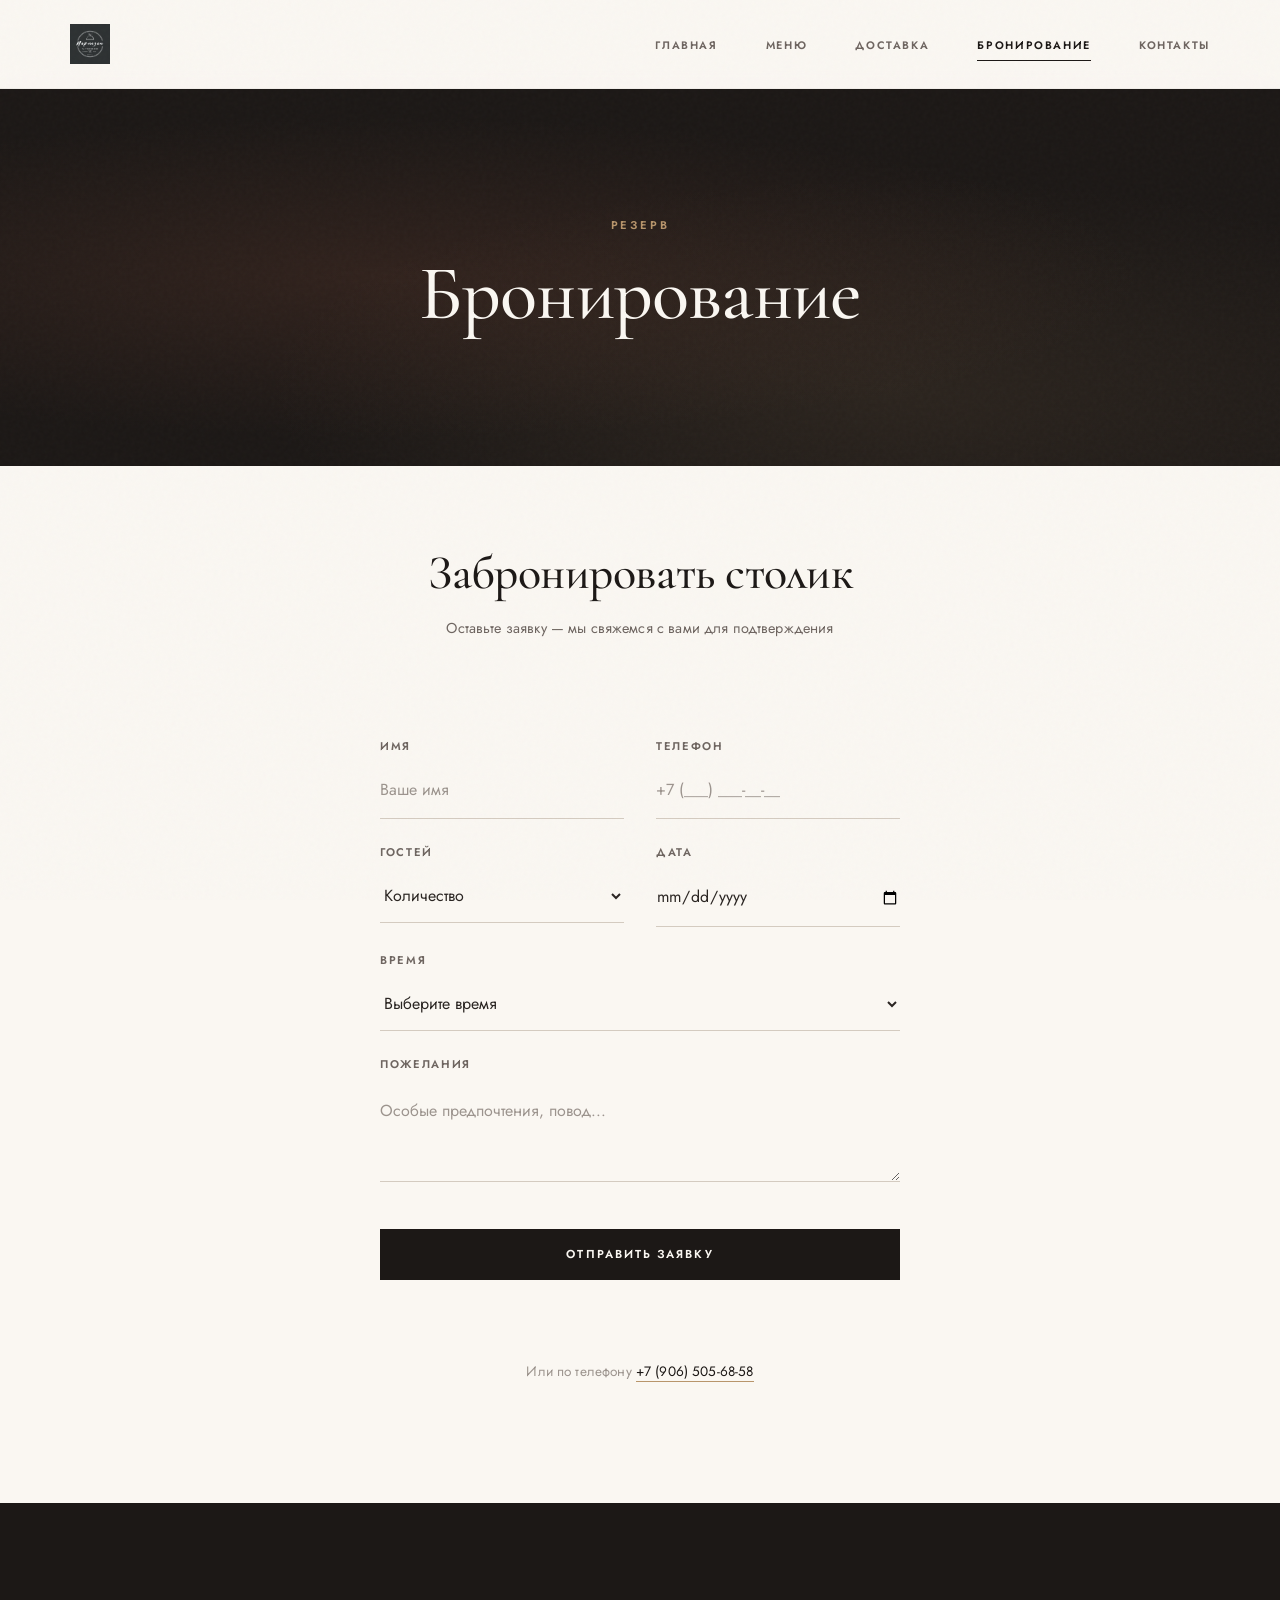
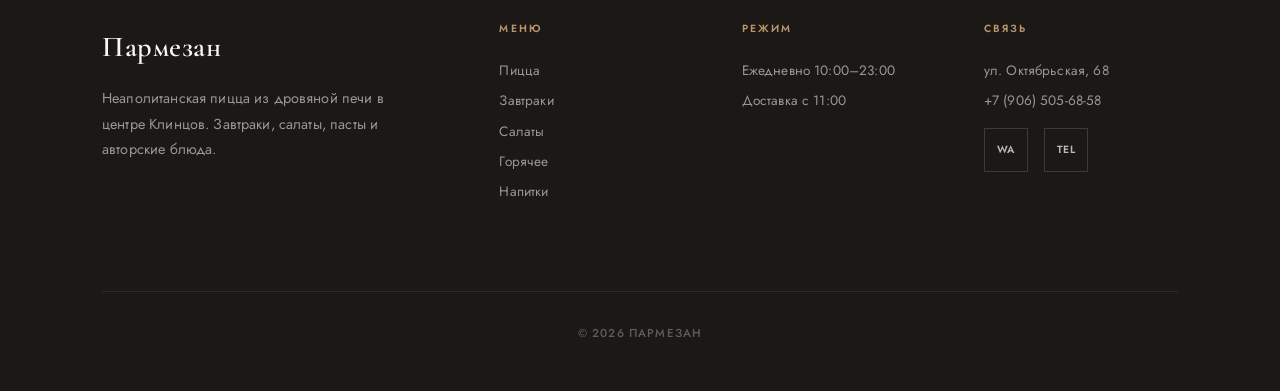
<file: booking.html>
<!DOCTYPE html>
<html lang="ru">
<head>
  <meta charset="UTF-8">
  <meta name="viewport" content="width=device-width, initial-scale=1.0">
  <meta name="description" content="Забронировать столик в кафе Пармезан, Клинцы.">
  <link rel="icon" type="image/png" href="images/brand/favicon.png">
  <title>Бронирование — Пармезан</title>
  <link rel="preconnect" href="https://fonts.googleapis.com">
  <link rel="preconnect" href="https://fonts.gstatic.com" crossorigin>
  <link rel="stylesheet" href="css/main.css?v=5">
  <link rel="stylesheet" href="css/pages/booking.css">
</head>
<body>
  <main>
    <section class="page-hero">
      <div class="page-hero-inner">
        <span class="section-eyebrow">Резерв</span>
        <h1>Бронирование</h1>
      </div>
    </section>

    <section class="booking-form-section">
      <div class="container">
        <div class="booking-intro fade-up">
          <h2>Забронировать столик</h2>
          <p>Оставьте заявку — мы свяжемся с вами для подтверждения</p>
        </div>
        <div class="booking-form">
          <div class="booking-form-content">
            <form id="booking-form" novalidate>
              <div class="form-row">
                <div class="form-group">
                  <label class="form-label" for="guest-name">Имя</label>
                  <input type="text" id="guest-name" class="form-input" placeholder="Ваше имя" required>
                </div>
                <div class="form-group">
                  <label class="form-label" for="guest-phone">Телефон</label>
                  <input type="tel" id="guest-phone" class="form-input" placeholder="+7 (___) ___-__-__" required>
                </div>
              </div>
              <div class="form-row">
                <div class="form-group">
                  <label class="form-label" for="guest-count">Гостей</label>
                  <select id="guest-count" class="form-select" required>
                    <option value="">Количество</option>
                    <option value="1">1</option>
                    <option value="2">2</option>
                    <option value="3">3</option>
                    <option value="4">4</option>
                    <option value="5">5</option>
                    <option value="6">6</option>
                    <option value="7">7</option>
                    <option value="8">8+</option>
                  </select>
                </div>
                <div class="form-group">
                  <label class="form-label" for="booking-date">Дата</label>
                  <input type="date" id="booking-date" class="form-input" required>
                </div>
              </div>
              <div class="form-group">
                <label class="form-label" for="booking-time">Время</label>
                <select id="booking-time" class="form-select" required>
                  <option value="">Выберите время</option>
                  <option value="10:00">10:00</option>
                  <option value="11:00">11:00</option>
                  <option value="12:00">12:00</option>
                  <option value="13:00">13:00</option>
                  <option value="14:00">14:00</option>
                  <option value="15:00">15:00</option>
                  <option value="16:00">16:00</option>
                  <option value="17:00">17:00</option>
                  <option value="18:00">18:00</option>
                  <option value="19:00">19:00</option>
                  <option value="20:00">20:00</option>
                  <option value="21:00">21:00</option>
                  <option value="22:00">22:00</option>
                </select>
              </div>
              <div class="form-group">
                <label class="form-label" for="booking-comment">Пожелания</label>
                <textarea id="booking-comment" class="form-textarea" placeholder="Особые предпочтения, повод..."></textarea>
              </div>
              <button type="submit" class="btn btn-primary" style="width:100%;margin-top:var(--spacing-md)">Отправить заявку</button>
            </form>
          </div>
          <div class="form-success">
            <h3>Заявка принята</h3>
            <p>Мы свяжемся с вами для подтверждения брони.</p>
          </div>
        </div>
        <p class="booking-info">Или по телефону <a href="tel:+79065056858">+7 (906) 505-68-58</a></p>
      </div>
    </section>
  </main>

  <script src="js/components.js?v=3"></script>
  <script src="js/booking.js"></script>
</body>
</html>
</file>
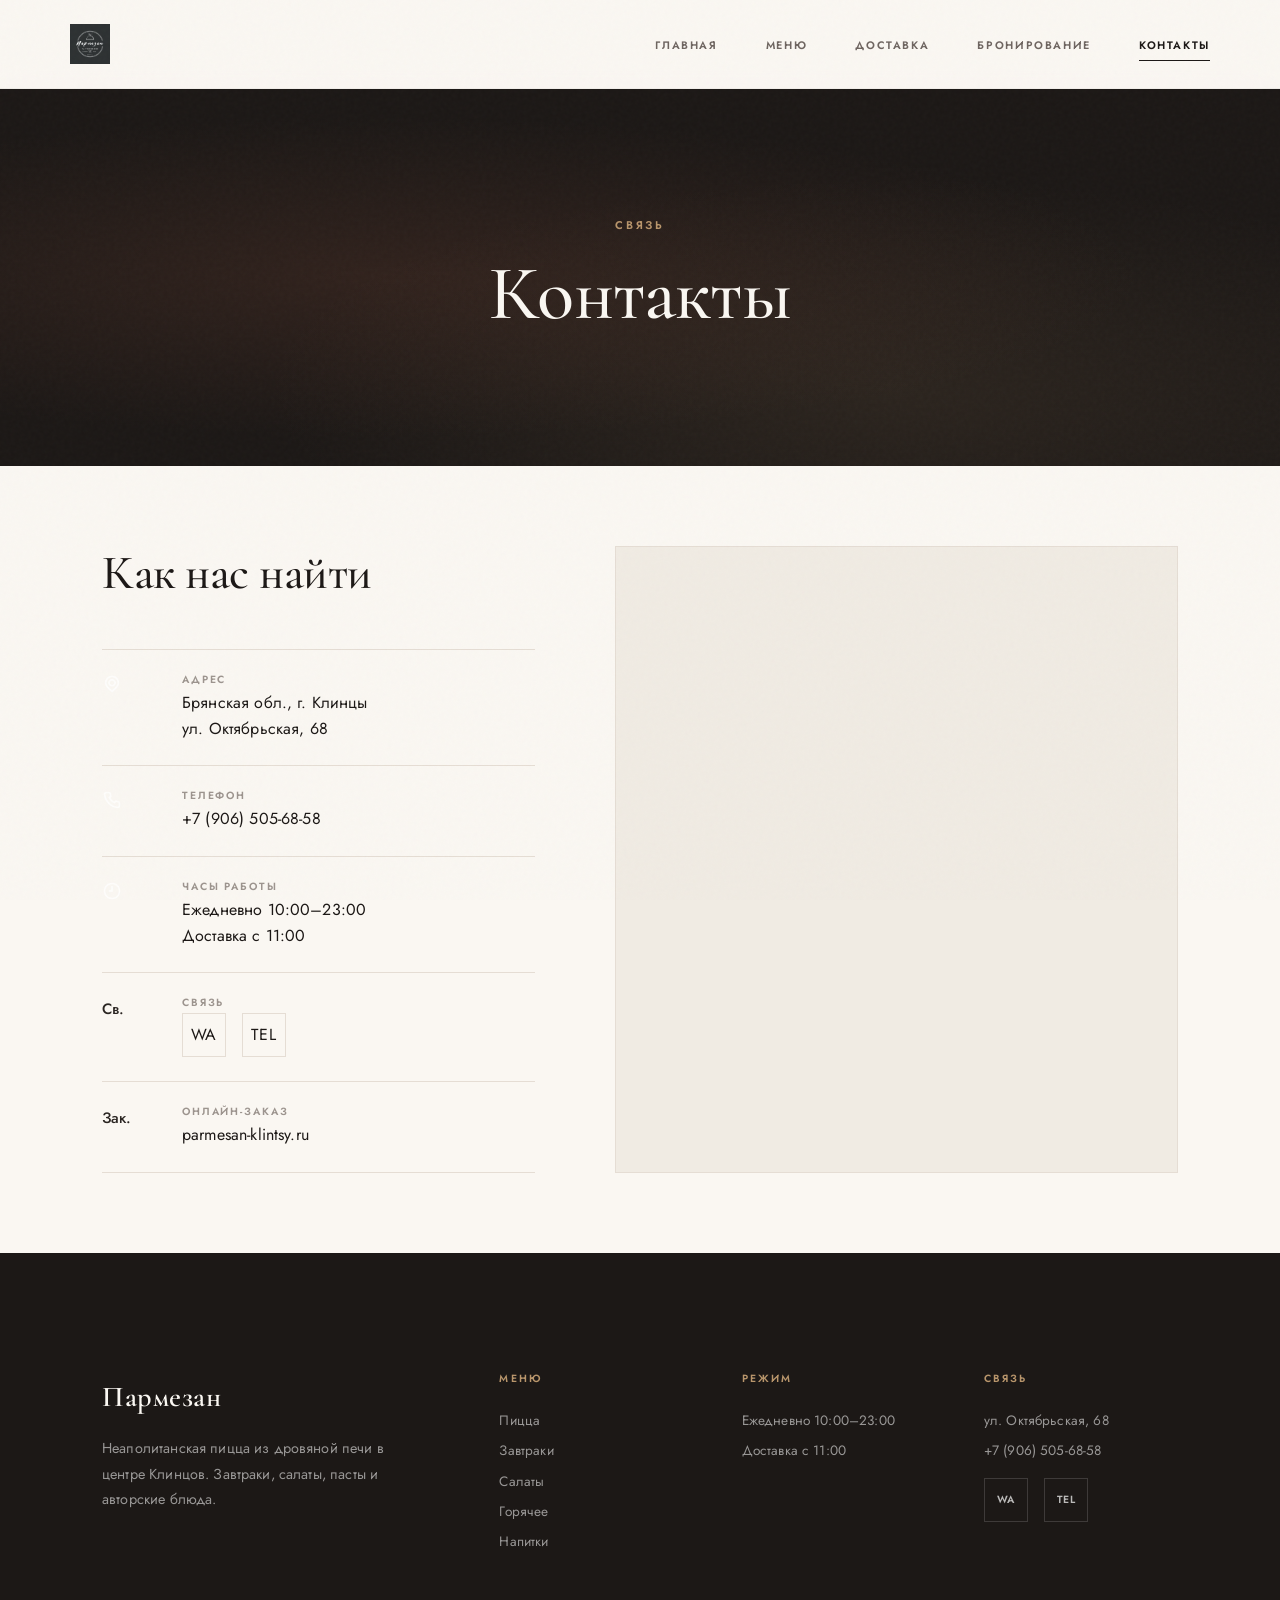
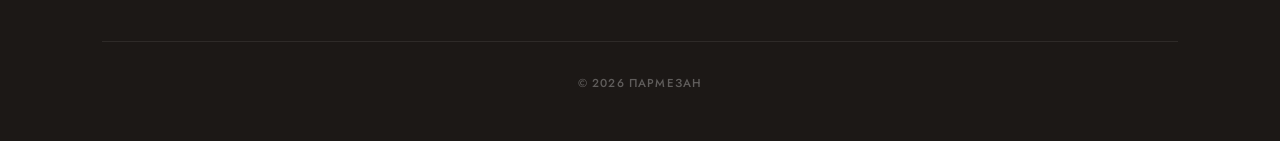
<file: contacts.html>
<!DOCTYPE html>
<html lang="ru">
<head>
  <meta charset="UTF-8">
  <meta name="viewport" content="width=device-width, initial-scale=1.0">
  <meta name="description" content="Контакты кафе Пармезан. г. Клинцы, ул. Октябрьская, 68. +7 (906) 505-68-58.">
  <link rel="icon" type="image/png" href="images/brand/favicon.png">
  <title>Контакты — Пармезан</title>
  <link rel="preconnect" href="https://fonts.googleapis.com">
  <link rel="preconnect" href="https://fonts.gstatic.com" crossorigin>
  <link rel="stylesheet" href="css/main.css?v=5">
  <link rel="stylesheet" href="css/pages/contacts.css">
</head>
<body>
  <main>
    <section class="page-hero">
      <div class="page-hero-inner">
        <span class="section-eyebrow">Связь</span>
        <h1>Контакты</h1>
      </div>
    </section>

    <section class="section">
      <div class="container">
        <div class="contacts-grid">
          <div class="contacts-info">
            <h2>Как нас найти</h2>

            <div class="contact-card fade-up">
              <span class="contact-label"><img src="images/brand/icon-map.png" alt="" width="20" height="20"></span>
              <div class="contact-detail">
                <h4>Адрес</h4>
                <p>Брянская обл., г. Клинцы<br>ул. Октябрьская, 68</p>
              </div>
            </div>

            <div class="contact-card fade-up">
              <span class="contact-label"><img src="images/brand/icon-phone.png" alt="" width="20" height="20"></span>
              <div class="contact-detail">
                <h4>Телефон</h4>
                <a href="tel:+79065056858">+7 (906) 505-68-58</a>
              </div>
            </div>

            <div class="contact-card fade-up">
              <span class="contact-label"><img src="images/brand/icon-clock.png" alt="" width="20" height="20"></span>
              <div class="contact-detail">
                <h4>Часы работы</h4>
                <p>Ежедневно 10:00–23:00<br>Доставка с 11:00</p>
              </div>
            </div>

            <div class="contact-card fade-up">
              <span class="contact-label">Св.</span>
              <div class="contact-detail">
                <h4>Связь</h4>
                <div class="social-links">
                  <a href="https://wa.me/79065056858" class="social-link" target="_blank" rel="noopener">Wa</a>
                  <a href="tel:+79065056858" class="social-link">Tel</a>
                </div>
              </div>
            </div>

            <div class="contact-card fade-up">
              <span class="contact-label">Зак.</span>
              <div class="contact-detail">
                <h4>Онлайн-заказ</h4>
                <a href="https://parmesan-klintsy.ru" target="_blank" rel="noopener">parmesan-klintsy.ru</a>
              </div>
            </div>
          </div>

          <div class="contacts-map fade-up">
            <iframe
              src="https://yandex.ru/map-widget/v1/?ll=32.237000%2C52.758000&mode=search&text=Клинцы%20Октябрьская%2068%20Пармезан&z=17"
              allowfullscreen
              loading="lazy"
              title="Карта — Пармезан, ул. Октябрьская, 68">
            </iframe>
          </div>
        </div>
      </div>
    </section>
  </main>

  <script src="js/components.js?v=3"></script>
  <script src="js/contacts.js"></script>
</body>
</html>
</file>
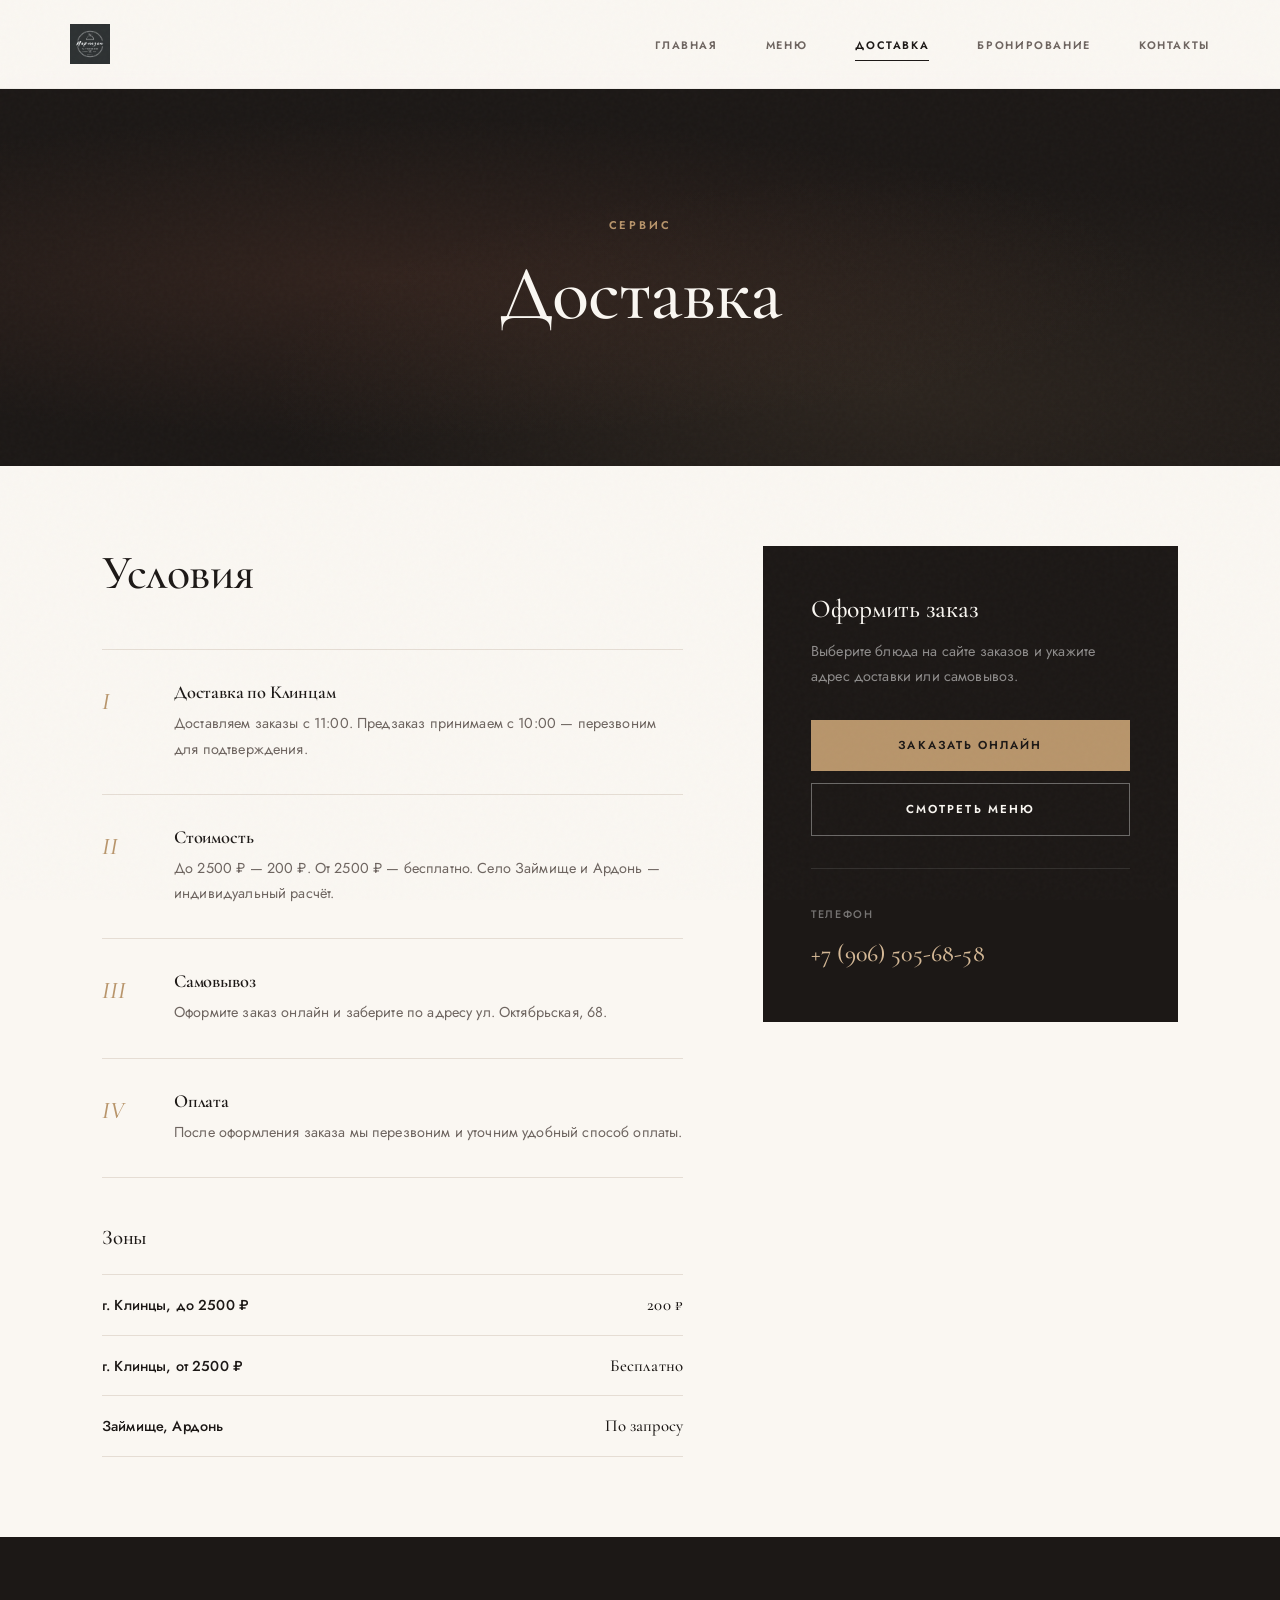
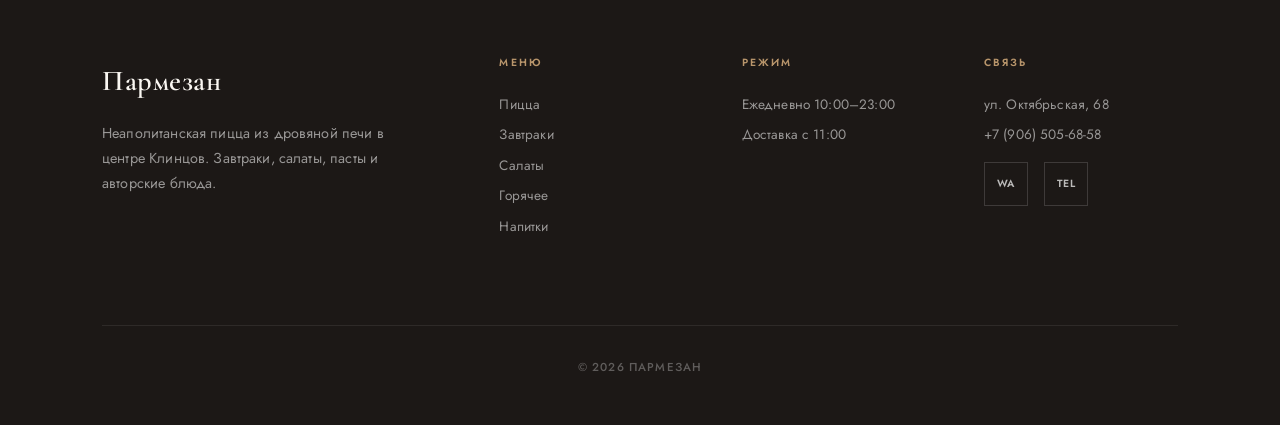
<file: delivery.html>
<!DOCTYPE html>
<html lang="ru">
<head>
  <meta charset="UTF-8">
  <meta name="viewport" content="width=device-width, initial-scale=1.0">
  <meta name="description" content="Доставка из кафе Пармезан в Клинцах. Бесплатно от 2500 ₽. Доставка с 11:00.">
  <link rel="icon" type="image/png" href="images/brand/favicon.png">
  <title>Доставка — Пармезан</title>
  <link rel="preconnect" href="https://fonts.googleapis.com">
  <link rel="preconnect" href="https://fonts.gstatic.com" crossorigin>
  <link rel="stylesheet" href="css/main.css?v=5">
  <link rel="stylesheet" href="css/pages/delivery.css">
</head>
<body>
  <main>
    <section class="page-hero">
      <div class="page-hero-inner">
        <span class="section-eyebrow">Сервис</span>
        <h1>Доставка</h1>
      </div>
    </section>

    <section class="section">
      <div class="container">
        <div class="delivery-grid">
          <div class="delivery-info">
            <h2>Условия</h2>

            <div class="delivery-card fade-up">
              <span class="delivery-number">I</span>
              <div>
                <h3>Доставка по Клинцам</h3>
                <p>Доставляем заказы с 11:00. Предзаказ принимаем с 10:00 — перезвоним для подтверждения.</p>
              </div>
            </div>

            <div class="delivery-card fade-up">
              <span class="delivery-number">II</span>
              <div>
                <h3>Стоимость</h3>
                <p>До 2500 ₽ — 200 ₽. От 2500 ₽ — бесплатно. Село Займище и Ардонь — индивидуальный расчёт.</p>
              </div>
            </div>

            <div class="delivery-card fade-up">
              <span class="delivery-number">III</span>
              <div>
                <h3>Самовывоз</h3>
                <p>Оформите заказ онлайн и заберите по адресу ул. Октябрьская, 68.</p>
              </div>
            </div>

            <div class="delivery-card fade-up">
              <span class="delivery-number">IV</span>
              <div>
                <h3>Оплата</h3>
                <p>После оформления заказа мы перезвоним и уточним удобный способ оплаты.</p>
              </div>
            </div>

            <div class="delivery-zones fade-up">
              <h3>Зоны</h3>
              <div class="zone-list">
                <div class="zone-item">
                  <strong>г. Клинцы, до 2500 ₽</strong>
                  <span>200 ₽</span>
                </div>
                <div class="zone-item">
                  <strong>г. Клинцы, от 2500 ₽</strong>
                  <span>Бесплатно</span>
                </div>
                <div class="zone-item">
                  <strong>Займище, Ардонь</strong>
                  <span>По запросу</span>
                </div>
              </div>
            </div>
          </div>

          <div class="delivery-action fade-up">
            <div class="delivery-cta-card">
              <h3>Оформить заказ</h3>
              <p>Выберите блюда на сайте заказов и укажите адрес доставки или самовывоз.</p>
              <a href="https://parmesan-klintsy.ru" class="btn btn-gold" style="width:100%" target="_blank" rel="noopener">Заказать онлайн</a>
              <a href="menu.html" class="btn btn-secondary" style="width:100%;margin-top:12px">Смотреть меню</a>
              <div class="delivery-phone">
                <span>Телефон</span>
                <a href="tel:+79065056858">+7 (906) 505-68-58</a>
              </div>
            </div>
          </div>
        </div>
      </div>
    </section>
  </main>

  <script src="js/components.js?v=3"></script>
  <script src="js/delivery.js"></script>
</body>
</html>
</file>
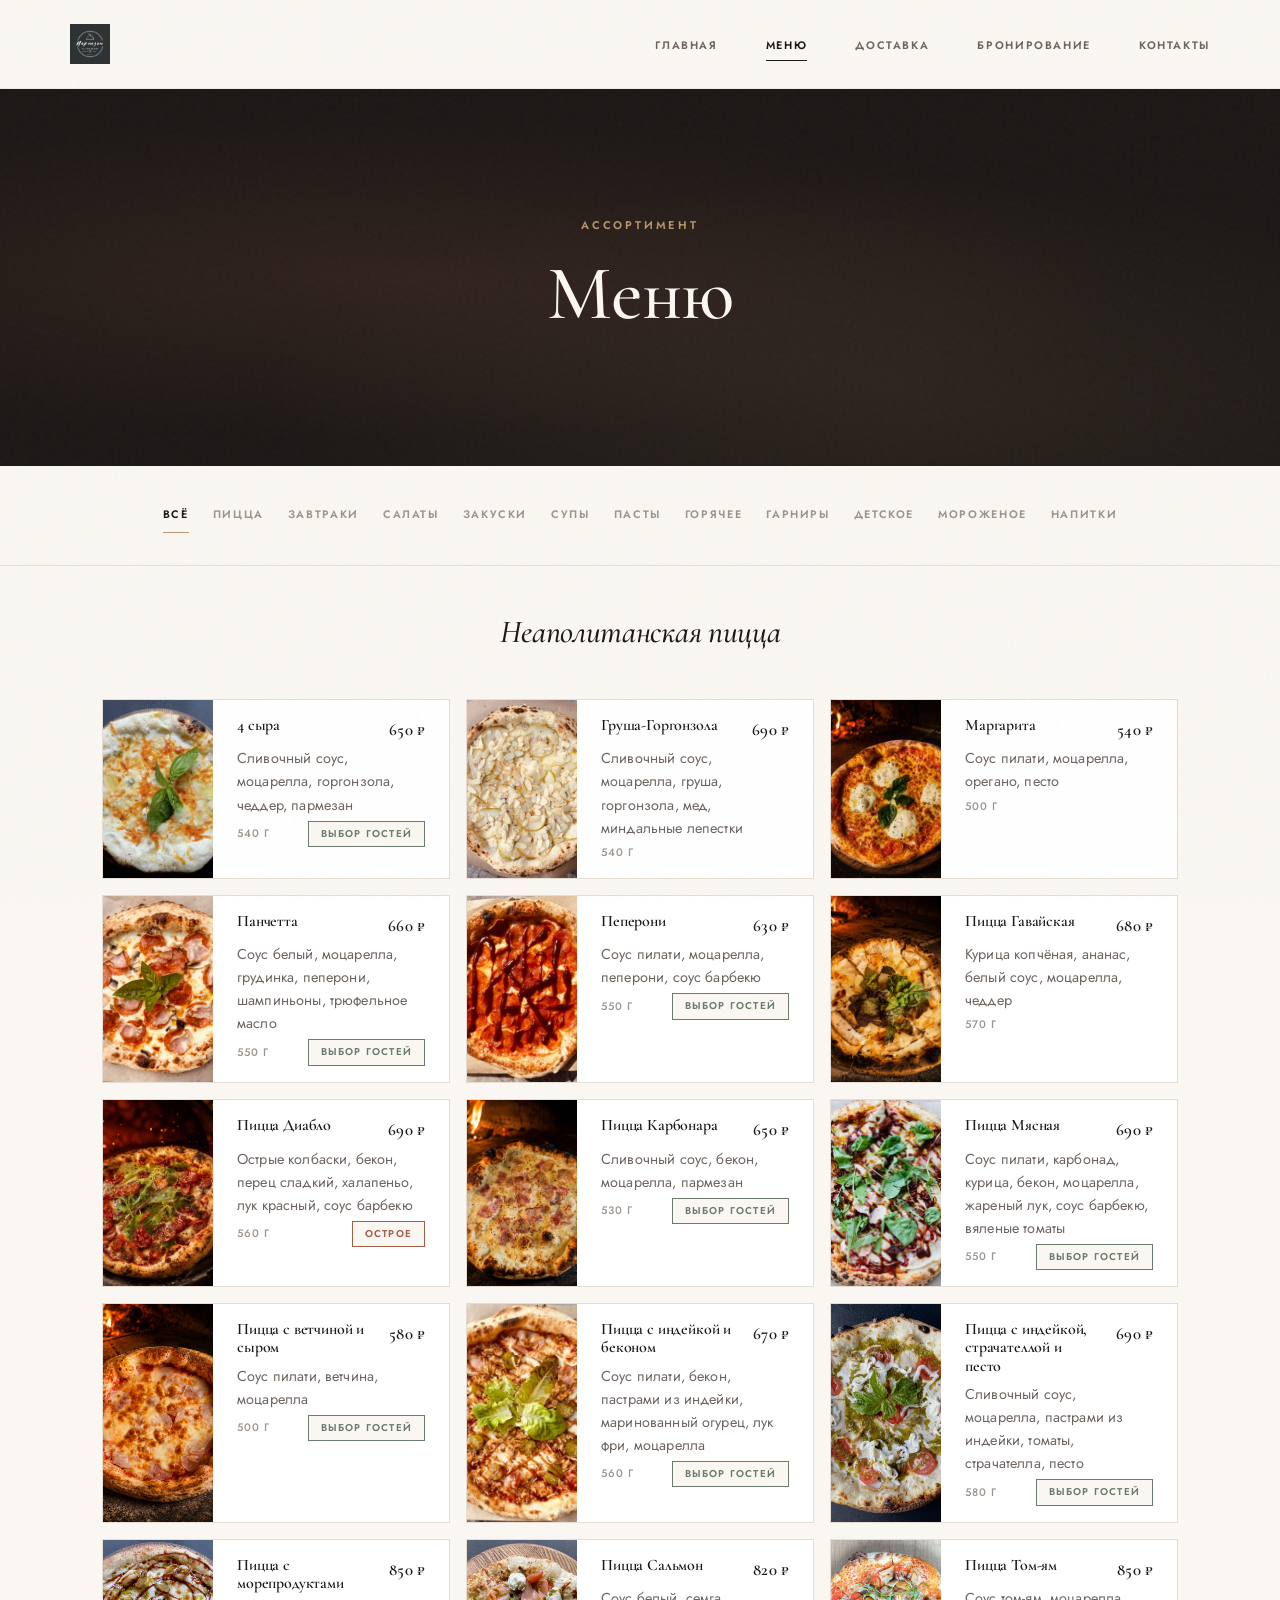
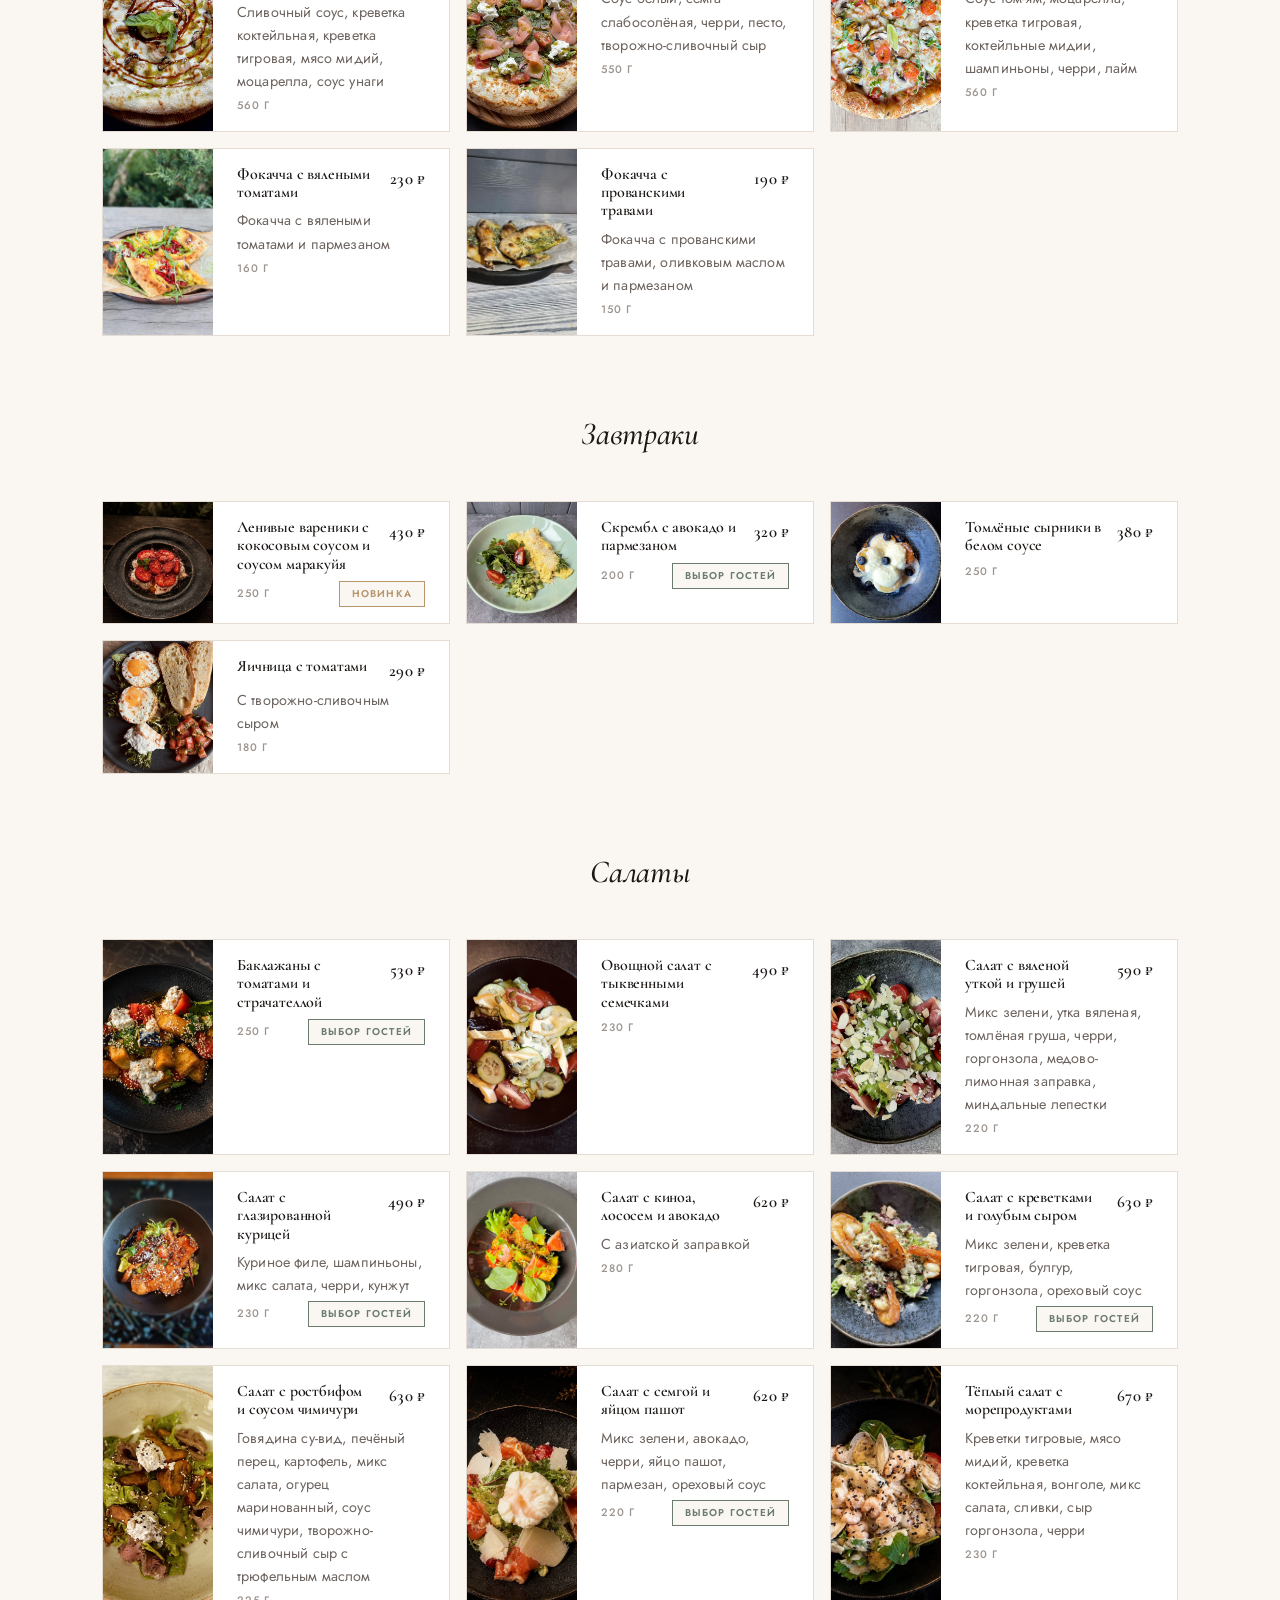
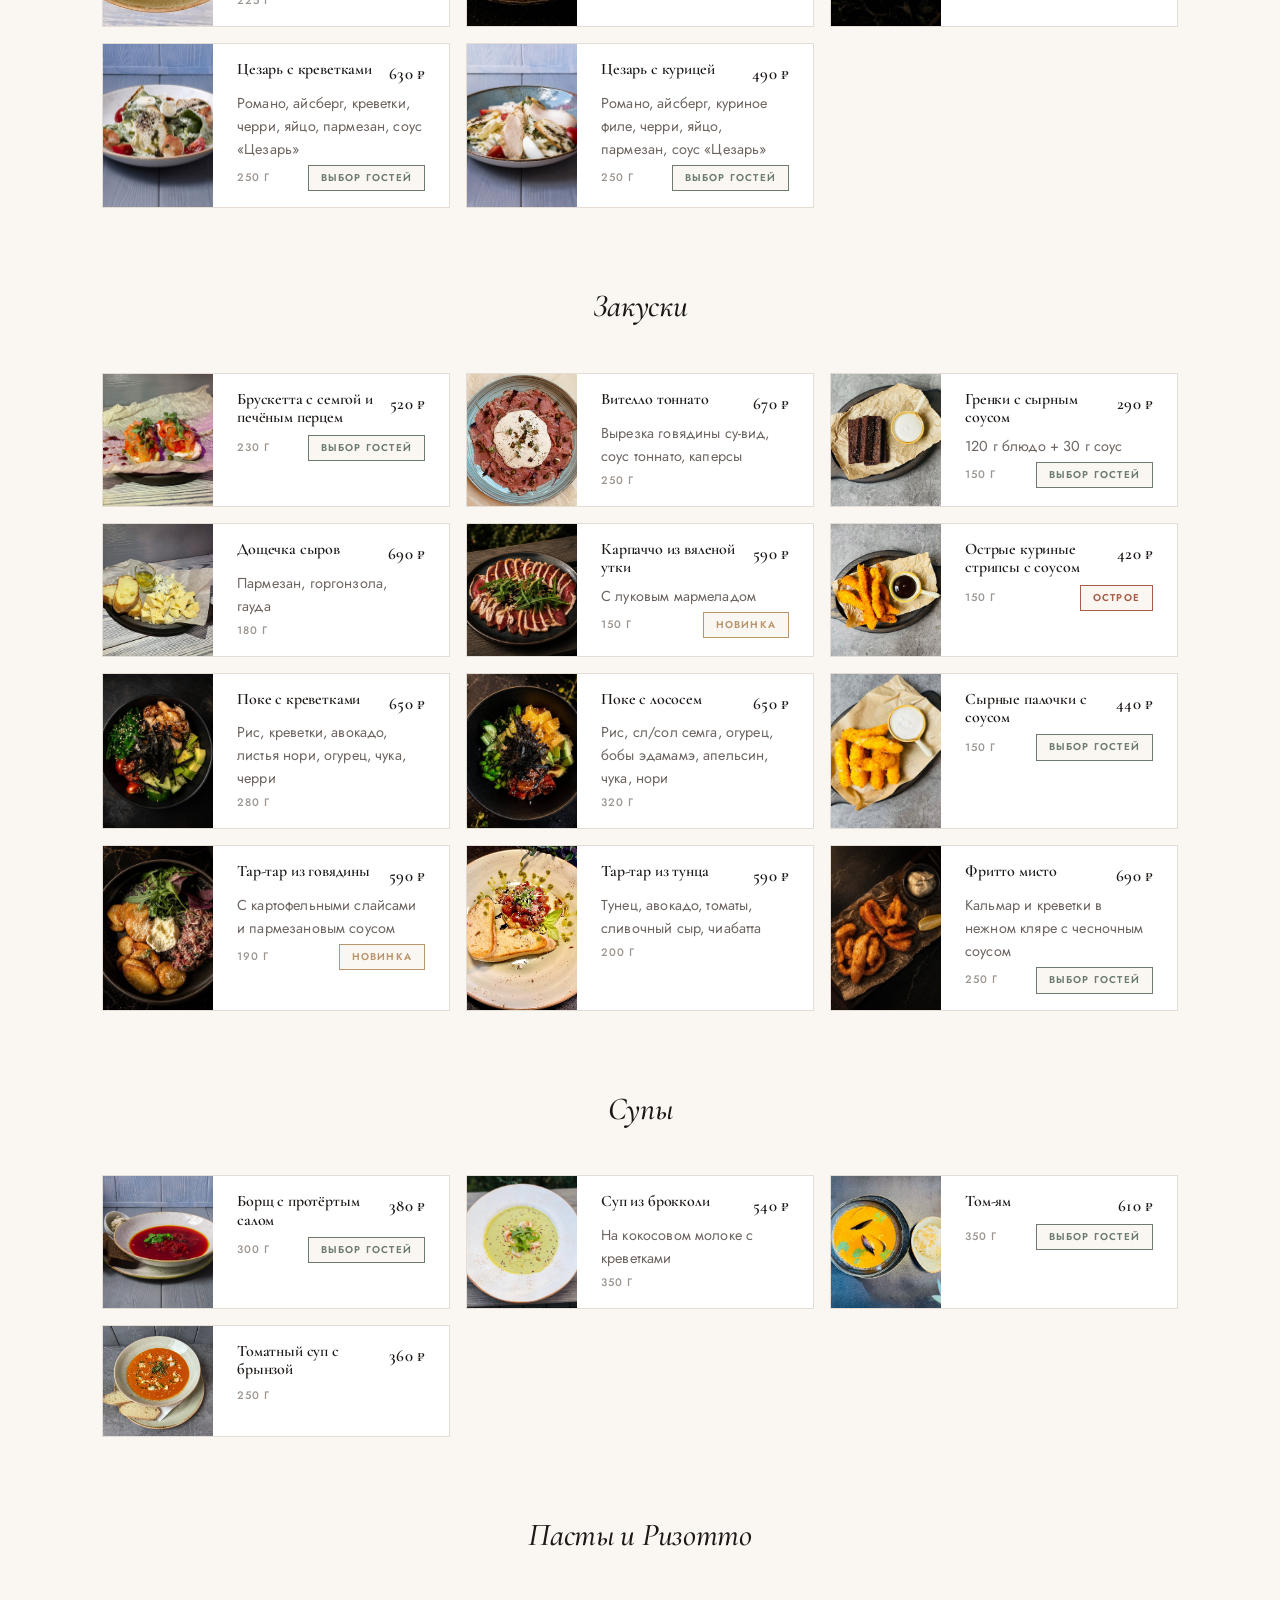
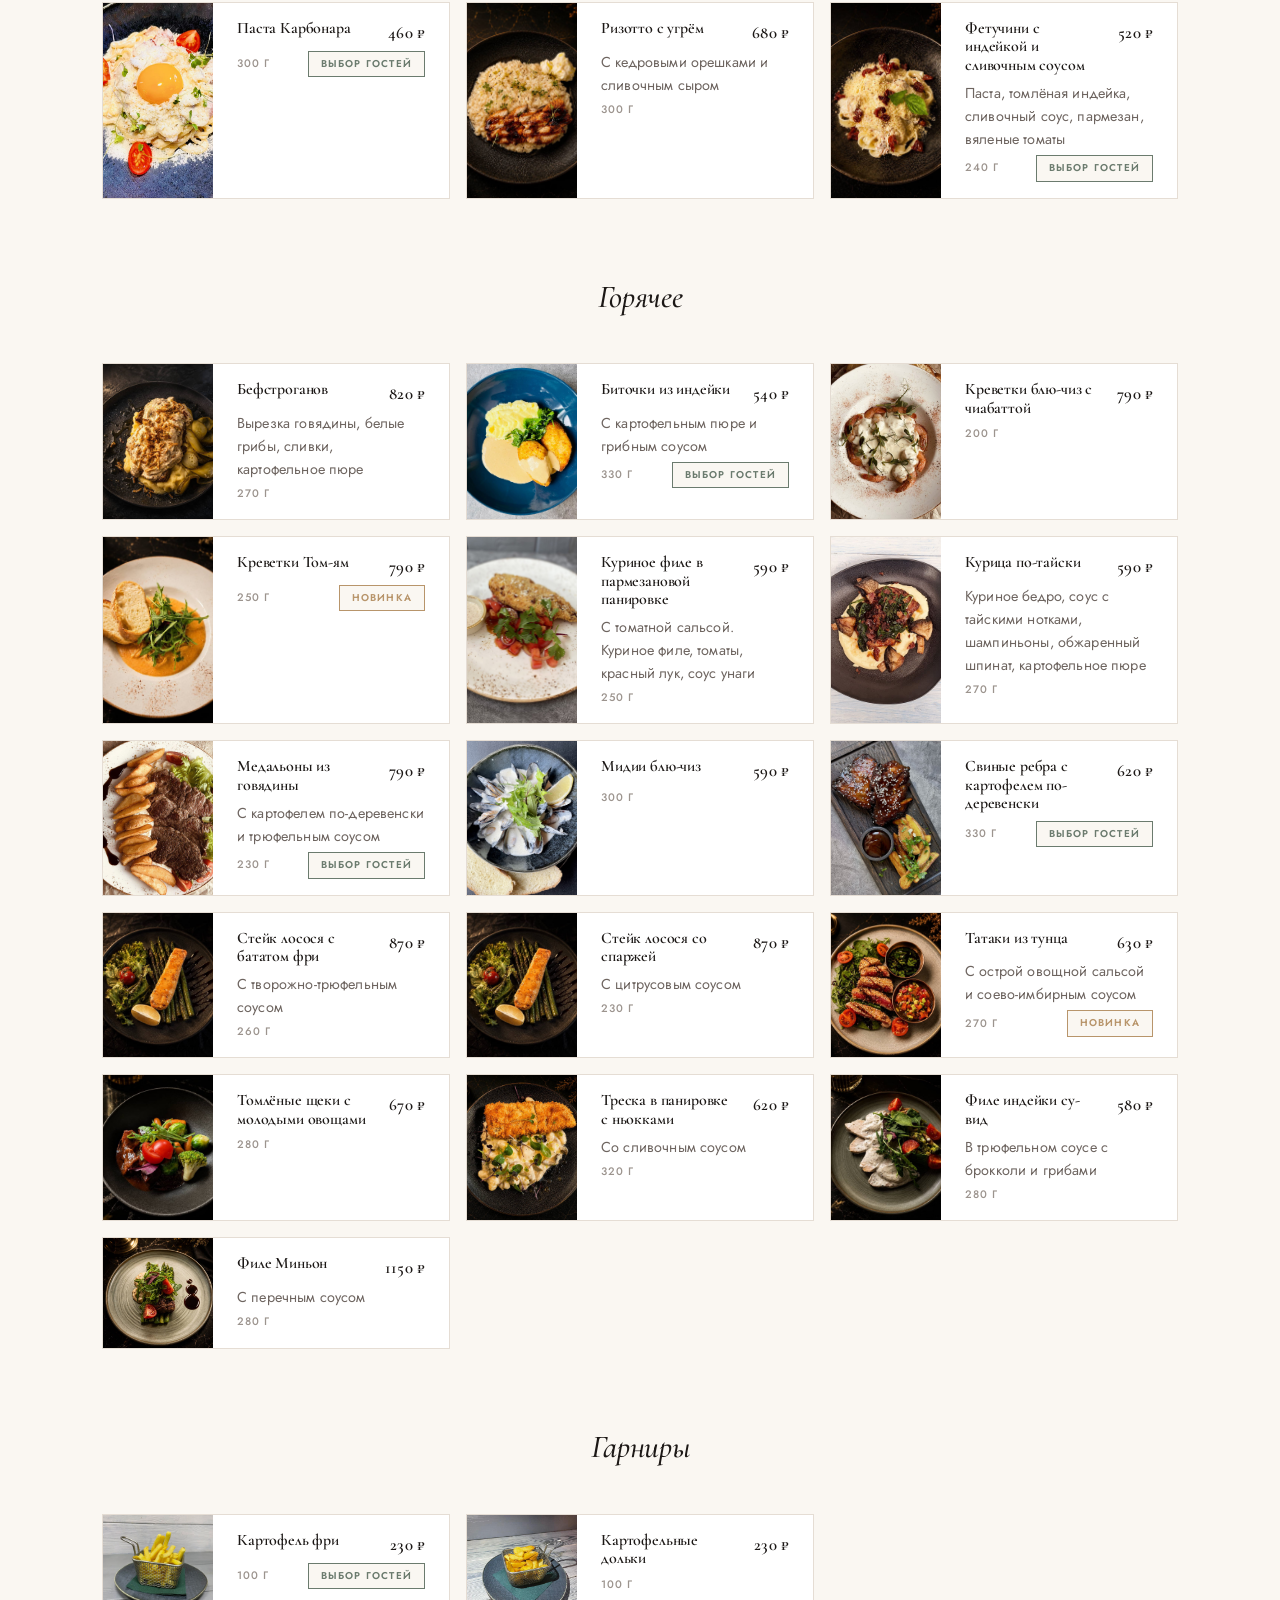
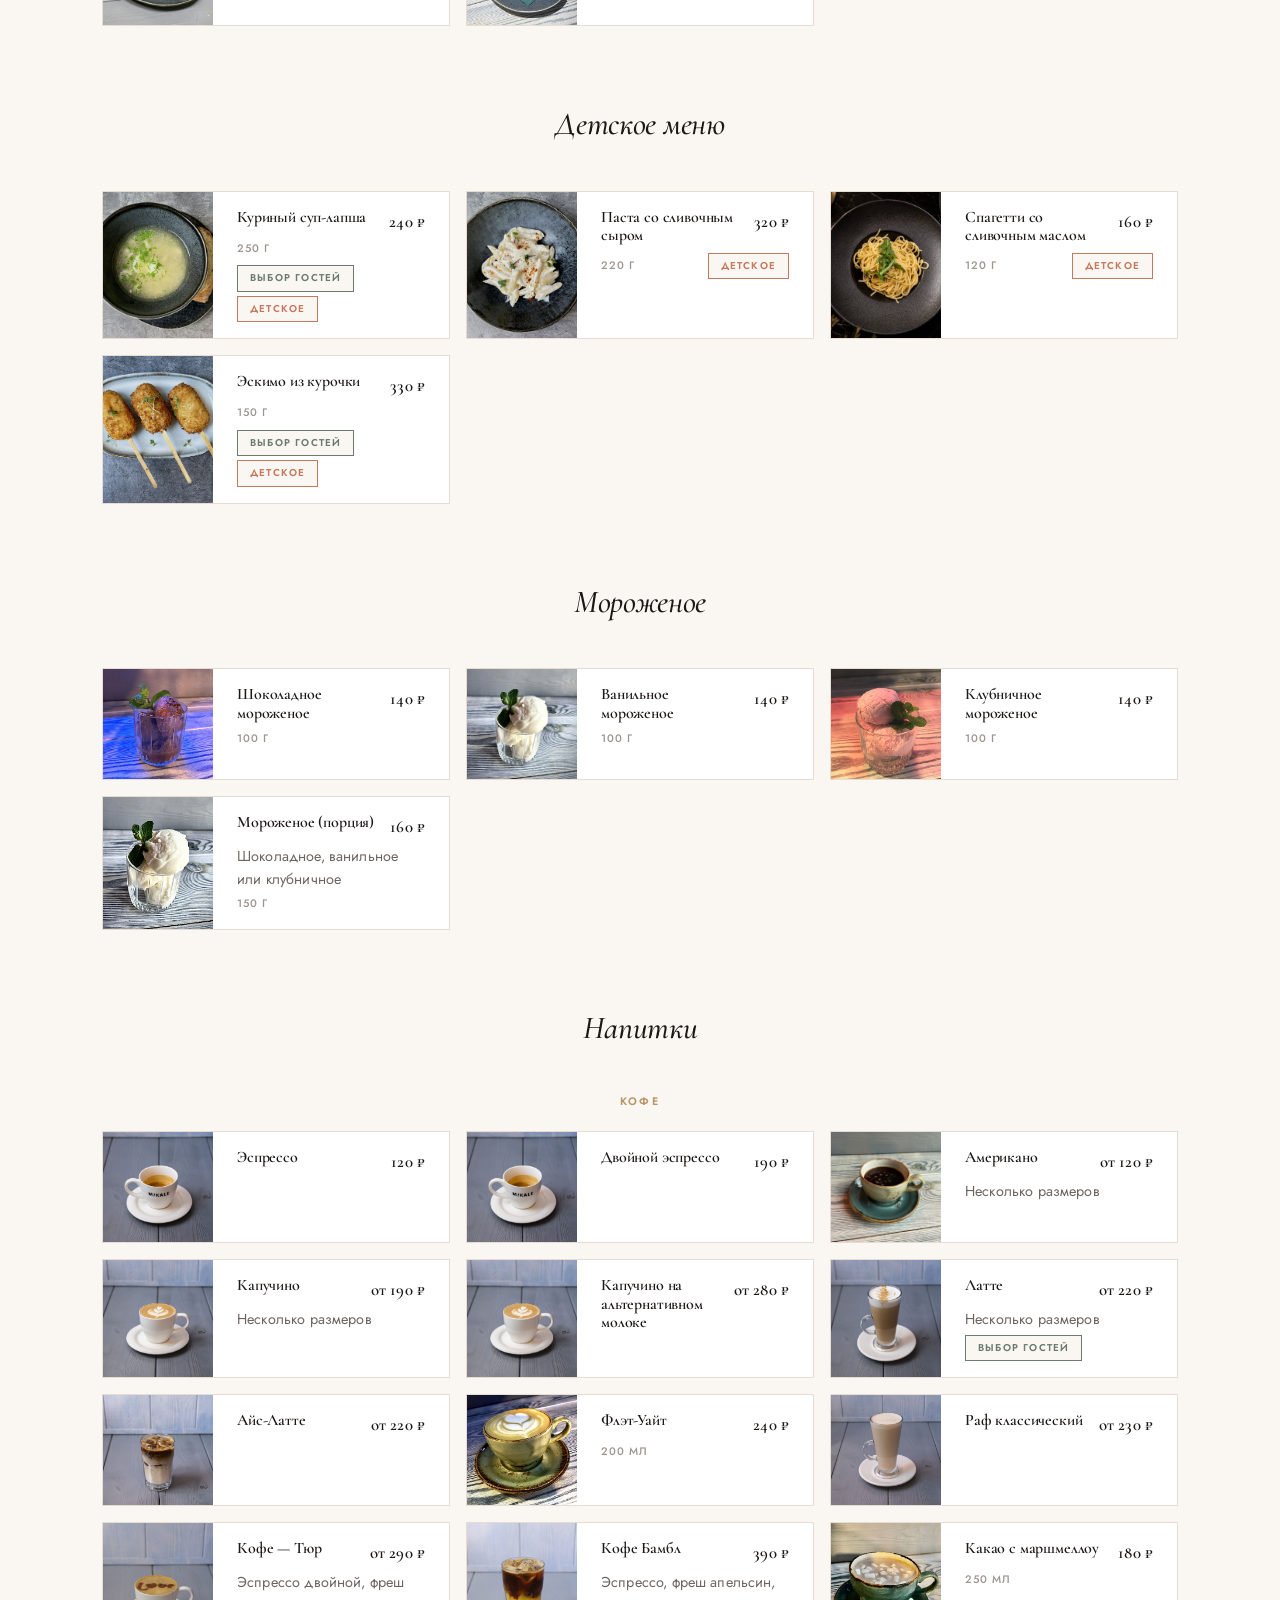
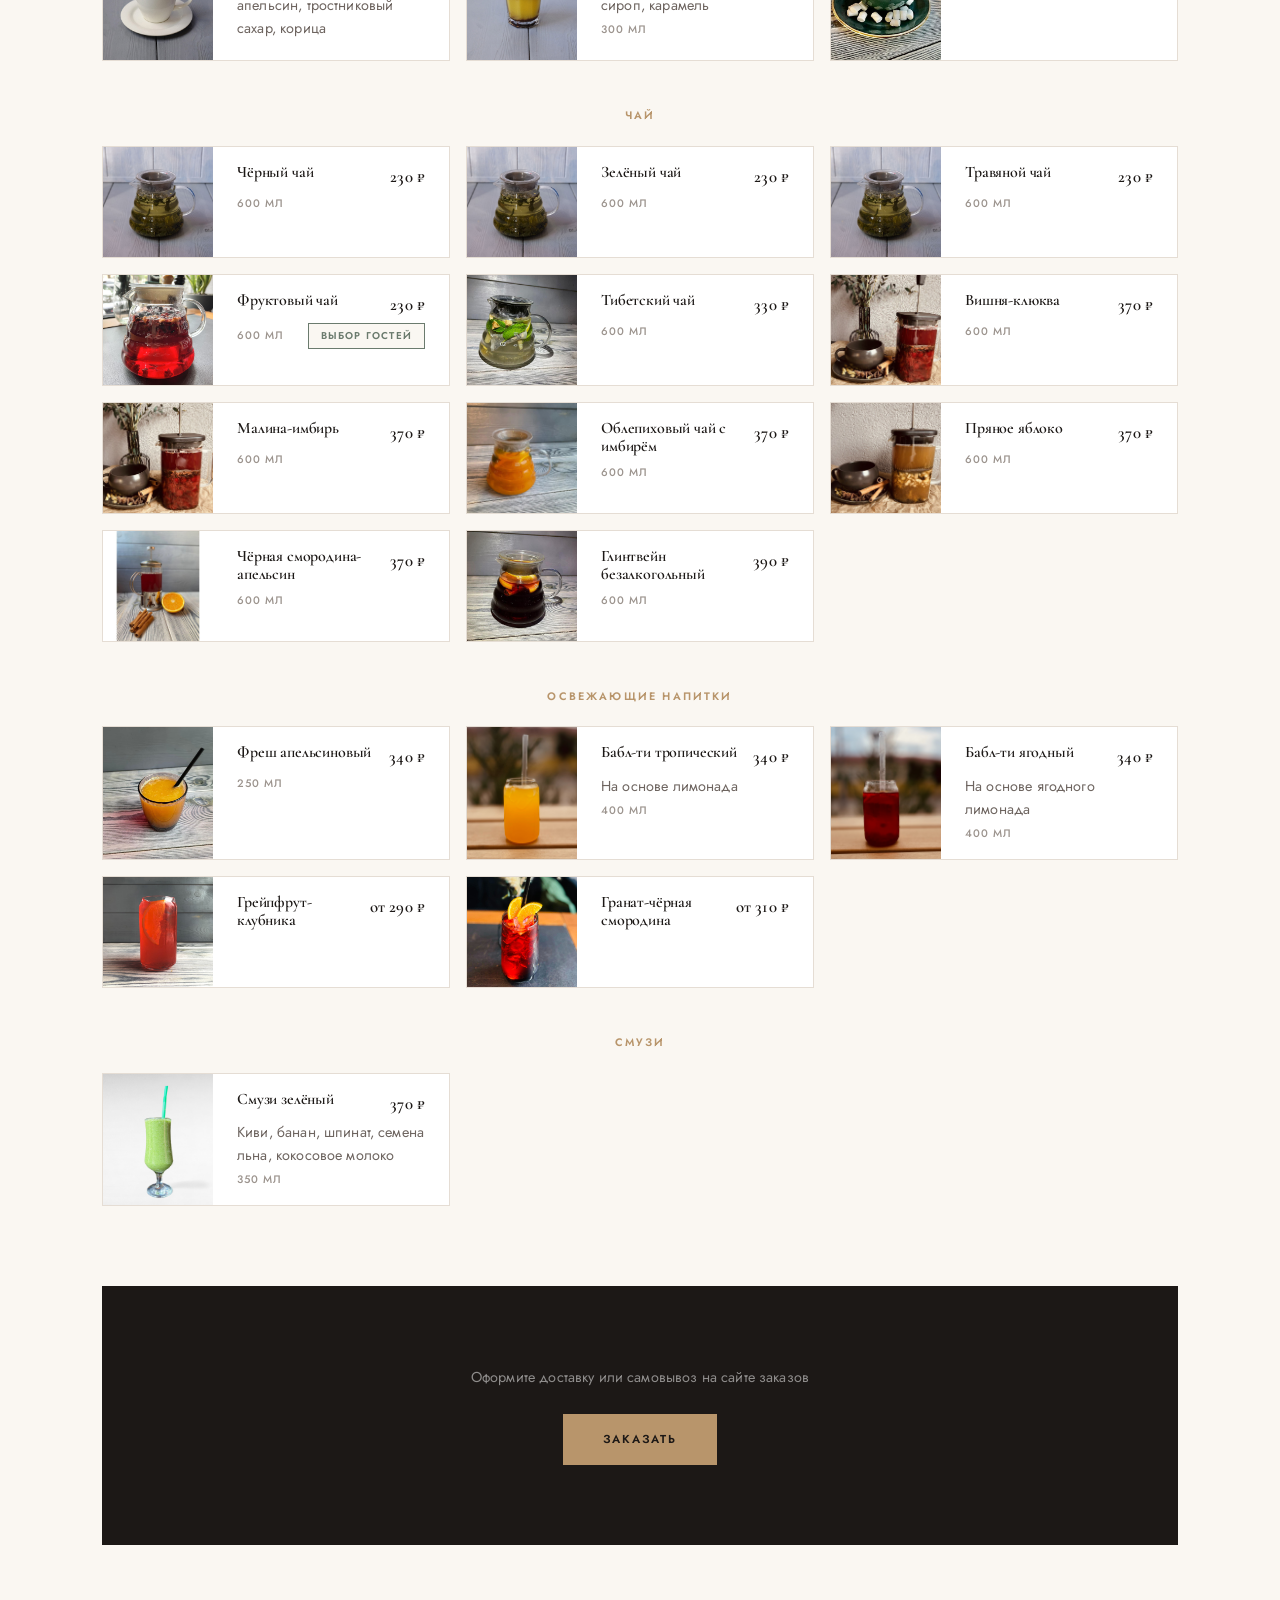
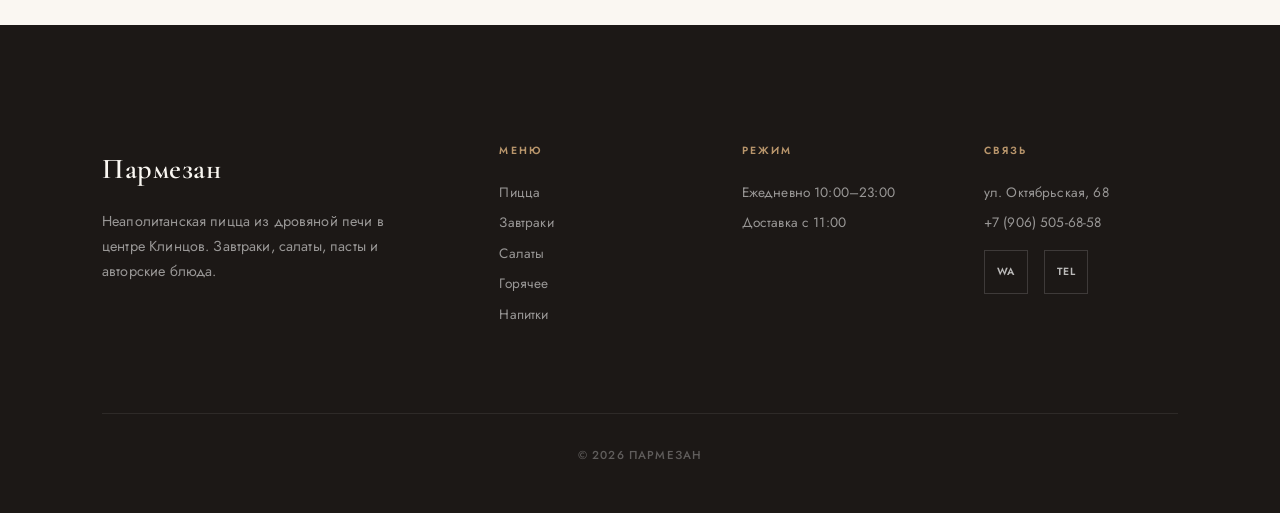
<file: menu.html>
<!DOCTYPE html>
<html lang="ru">
<head>
  <meta charset="UTF-8">
  <meta name="viewport" content="width=device-width, initial-scale=1.0">
  <meta name="description" content="Меню кафе Пармезан в Клинцах. Неаполитанская пицца, завтраки, салаты, горячее, напитки.">
  <link rel="icon" type="image/png" href="images/brand/favicon.png">
  <title>Меню — Пармезан</title>
  <link rel="preconnect" href="https://fonts.googleapis.com">
  <link rel="preconnect" href="https://fonts.gstatic.com" crossorigin>
  <link rel="stylesheet" href="css/main.css?v=5">
  <link rel="stylesheet" href="css/pages/menu.css">
</head>
<body>
  <main>
    <section class="page-hero">
      <div class="page-hero-inner">
        <span class="section-eyebrow">Ассортимент</span>
        <h1>Меню</h1>
      </div>
    </section>

    <section class="menu-filters-section">
      <div class="container">
        <div class="menu-filters" id="menu-filters">
          <button class="menu-filter active" data-cat="all">Всё</button>
          <button class="menu-filter" data-cat="pizza">Пицца</button>
          <button class="menu-filter" data-cat="breakfast">Завтраки</button>
          <button class="menu-filter" data-cat="salads">Салаты</button>
          <button class="menu-filter" data-cat="appetizers">Закуски</button>
          <button class="menu-filter" data-cat="soups">Супы</button>
          <button class="menu-filter" data-cat="pasta">Пасты</button>
          <button class="menu-filter" data-cat="hot">Горячее</button>
          <button class="menu-filter" data-cat="sides">Гарниры</button>
          <button class="menu-filter" data-cat="kids">Детское</button>
          <button class="menu-filter" data-cat="icecream">Мороженое</button>
          <button class="menu-filter" data-cat="drinks">Напитки</button>
        </div>
      </div>
    </section>

    <section class="section" style="padding-top:var(--spacing-2xl)">
      <div class="container">
        <div id="menu-container">
          <p class="text-center" style="color:var(--color-text-muted);font-weight:400">Загрузка меню...</p>
        </div>
        <div class="menu-order-cta">
          <p>Оформите доставку или самовывоз на сайте заказов</p>
          <a href="https://parmesan-klintsy.ru" class="btn btn-gold" target="_blank" rel="noopener">Заказать</a>
        </div>
      </div>
    </section>
  </main>

  <script src="js/menu-data.js"></script>
  <script src="js/components.js?v=3"></script>
  <script src="js/menu.js"></script>
</body>
</html>
</file>
<file: css/main.css>
@import url('https://fonts.googleapis.com/css2?family=Cormorant+Garamond:ital,wght@0,400;0,500;0,600;0,700;1,400;1,500&family=Jost:wght@300;400;500;600&display=swap');

@import 'variables.css?v=5';
@import 'reset.css?v=5';
@import 'base.css?v=5';
@import 'animations.css?v=5';
@import 'components.css?v=5';
@import 'layout.css?v=5';
</file>
<file: css/pages/booking.css>
.booking-form-section {
  padding: var(--spacing-3xl) 0 var(--spacing-4xl);
}

.booking-form {
  max-width: 520px;
  margin: 0 auto;
  padding: var(--spacing-2xl) 0;
}

.booking-intro {
  text-align: center;
  margin-bottom: var(--spacing-2xl);
}

.booking-intro h2 {
  font-weight: 500;
  margin-bottom: var(--spacing-md);
}

.booking-intro p {
  color: var(--color-text-secondary);
  font-weight: 400;
  font-size: 0.9rem;
}

.form-row {
  display: grid;
  grid-template-columns: 1fr 1fr;
  gap: var(--spacing-xl);
}

.form-success {
  display: none;
  text-align: center;
  padding: var(--spacing-3xl) 0;
}

.form-success.show {
  display: block;
}

.form-success h3 {
  font-weight: 500;
  margin-bottom: var(--spacing-md);
  font-size: 1.8rem;
}

.form-success p {
  color: var(--color-text-secondary);
  font-weight: 400;
}

.booking-info {
  max-width: 520px;
  margin: var(--spacing-xl) auto 0;
  text-align: center;
  color: var(--color-text-muted);
  font-size: 0.85rem;
  font-weight: 400;
}

.booking-info a {
  color: var(--color-espresso);
  border-bottom: 1px solid var(--color-gold);
}

@media (max-width: 600px) {
  .form-row {
    grid-template-columns: 1fr;
    gap: 0;
  }
}
</file>
<file: css/pages/contacts.css>
.contacts-grid {
  display: grid;
  grid-template-columns: 1fr 1.3fr;
  gap: var(--spacing-3xl);
}

.contacts-info h2 {
  font-weight: 500;
  margin-bottom: var(--spacing-2xl);
}

.contact-card {
  display: grid;
  grid-template-columns: 56px 1fr;
  gap: var(--spacing-lg);
  padding: var(--spacing-lg) 0;
  border-bottom: 1px solid var(--color-border);
  align-items: start;
}

.contact-card:first-of-type {
  border-top: 1px solid var(--color-border);
}

.contact-label img {
  opacity: 0.7;
}

.contact-detail h4 {
  font-family: var(--font-body);
  font-size: 0.65rem;
  text-transform: uppercase;
  letter-spacing: 0.18em;
  color: var(--color-text-muted);
  margin-bottom: var(--spacing-xs);
  font-weight: 600;
}

.contact-detail p,
.contact-detail a {
  color: var(--color-espresso);
  font-size: 1rem;
  line-height: 1.6;
  font-weight: 400;
}

.contact-detail a:hover {
  color: var(--color-terracotta);
}

.contacts-info .social-link {
  border-color: var(--color-border);
  color: var(--color-espresso);
}

.contacts-info .social-link:hover {
  border-color: var(--color-gold);
  color: var(--color-gold);
}

.contacts-map {
  min-height: 480px;
  background: var(--color-ivory-dark);
  border: 1px solid var(--color-border);
}

.contacts-map iframe {
  width: 100%;
  height: 100%;
  min-height: 480px;
  border: 0;
  filter: grayscale(20%) contrast(1.05);
}

@media (max-width: 768px) {
  .contacts-grid {
    grid-template-columns: 1fr;
  }
}
</file>
<file: css/pages/delivery.css>
.delivery-grid {
  display: grid;
  grid-template-columns: 1.4fr 1fr;
  gap: var(--spacing-3xl);
  align-items: start;
}

.delivery-info h2 {
  font-weight: 500;
  margin-bottom: var(--spacing-2xl);
}

.delivery-card {
  padding: var(--spacing-xl) 0;
  border-bottom: 1px solid var(--color-border);
  display: grid;
  grid-template-columns: 48px 1fr;
  gap: var(--spacing-lg);
  align-items: start;
  transition: var(--transition);
}

.delivery-card:first-of-type {
  border-top: 1px solid var(--color-border);
}

.delivery-number {
  font-family: var(--font-heading);
  font-size: 1.5rem;
  color: var(--color-gold);
  font-style: italic;
}

.delivery-card h3 {
  font-size: 1.15rem;
  font-weight: 600;
  margin-bottom: var(--spacing-sm);
}

.delivery-card p {
  color: var(--color-text-secondary);
  font-size: 0.9rem;
  line-height: 1.75;
  font-weight: 400;
}

.delivery-cta-card {
  background: var(--color-espresso);
  padding: var(--spacing-2xl);
  position: sticky;
  top: calc(var(--header-height) + var(--spacing-xl));
}

.delivery-cta-card h3 {
  color: var(--color-ivory);
  font-weight: 500;
  margin-bottom: var(--spacing-md);
  font-size: 1.6rem;
}

.delivery-cta-card p {
  color: rgba(255,255,255,0.5);
  margin-bottom: var(--spacing-xl);
  font-size: 0.9rem;
  font-weight: 400;
  line-height: 1.7;
}

.delivery-phone {
  margin-top: var(--spacing-xl);
  padding-top: var(--spacing-xl);
  border-top: 1px solid rgba(255,255,255,0.1);
}

.delivery-phone span {
  font-size: 0.68rem;
  text-transform: uppercase;
  letter-spacing: 0.15em;
  color: rgba(255,255,255,0.4);
}

.delivery-phone a {
  display: block;
  font-family: var(--font-heading);
  font-size: 1.5rem;
  color: var(--color-gold-light);
  margin-top: var(--spacing-sm);
  font-weight: 500;
}

.delivery-zones {
  margin-top: var(--spacing-2xl);
}

.delivery-zones h3 {
  font-weight: 500;
  margin-bottom: var(--spacing-lg);
  font-size: 1.3rem;
}

.zone-list {
  display: flex;
  flex-direction: column;
}

.zone-item {
  display: flex;
  justify-content: space-between;
  align-items: baseline;
  padding: var(--spacing-md) 0;
  border-bottom: 1px solid var(--color-border);
  font-size: 0.9rem;
}

.zone-item:first-child {
  border-top: 1px solid var(--color-border);
}

.zone-item strong {
  color: var(--color-espresso);
  font-weight: 500;
}

.zone-item span {
  font-family: var(--font-heading);
  color: var(--color-espresso);
  font-size: 1.05rem;
}

@media (max-width: 768px) {
  .delivery-grid {
    grid-template-columns: 1fr;
  }

  .delivery-cta-card {
    position: static;
  }
}
</file>
<file: css/pages/menu.css>
.menu-filters-section {
  padding: var(--spacing-xl) 0;
  background: var(--color-ivory);
  border-bottom: 1px solid var(--color-border);
  position: sticky;
  top: var(--header-height);
  z-index: 10;
}

.menu-filters {
  display: flex;
  flex-wrap: wrap;
  gap: var(--spacing-lg);
  justify-content: center;
}

.menu-filter {
  padding: 8px 0;
  font-size: 0.68rem;
  font-weight: 600;
  background: none;
  color: var(--color-text-muted);
  transition: var(--transition);
  border: none;
  border-bottom: 1px solid transparent;
  cursor: pointer;
  text-transform: uppercase;
  letter-spacing: 0.15em;
}

.menu-filter:hover {
  color: var(--color-espresso);
}

.menu-filter.active {
  color: var(--color-espresso);
  border-bottom-color: var(--color-gold);
}

.menu-category {
  margin-bottom: var(--spacing-3xl);
}

.menu-category-title {
  font-family: var(--font-heading);
  font-size: 2rem;
  font-weight: 500;
  color: var(--color-espresso);
  margin-bottom: var(--spacing-2xl);
  text-align: center;
  font-style: italic;
}

.menu-subcategory {
  margin-bottom: var(--spacing-2xl);
}

.menu-subcategory-title {
  font-family: var(--font-body);
  font-size: 0.68rem;
  font-weight: 600;
  margin-bottom: var(--spacing-lg);
  color: var(--color-gold);
  text-transform: uppercase;
  letter-spacing: 0.2em;
  text-align: center;
}

.menu-items {
  display: grid;
  grid-template-columns: repeat(auto-fill, minmax(340px, 1fr));
  gap: var(--spacing-md);
}

.menu-item {
  display: flex;
  flex-direction: row;
  border: 1px solid var(--color-border);
  background: var(--color-white);
  overflow: hidden;
}

.menu-item:hover {
  box-shadow: var(--shadow-soft);
}

.menu-item-image {
  width: 110px;
  flex-shrink: 0;
  background: var(--color-ivory-dark);
}

.menu-item-image img {
  width: 100%;
  height: 100%;
  object-fit: cover;
  min-height: 110px;
}

.menu-item .card-body {
  display: flex;
  flex-direction: column;
  gap: var(--spacing-xs);
  padding: var(--spacing-md) var(--spacing-lg);
  flex: 1;
  min-width: 0;
}

.menu-item-header {
  display: flex;
  justify-content: space-between;
  align-items: flex-start;
  gap: var(--spacing-md);
}

.menu-item .card-title {
  font-size: 1rem;
}

.menu-item-price {
  font-family: var(--font-heading);
  font-size: 1.05rem;
  font-weight: 600;
  color: var(--color-espresso);
  white-space: nowrap;
}

.menu-item-meta {
  display: flex;
  justify-content: space-between;
  align-items: center;
  gap: var(--spacing-sm);
  flex-wrap: wrap;
}

.menu-item-weight {
  font-size: 0.68rem;
  color: var(--color-text-muted);
  text-transform: uppercase;
  letter-spacing: 0.1em;
}

.menu-item-tags {
  display: flex;
  gap: var(--spacing-xs);
  flex-wrap: wrap;
}

.menu-order-cta {
  text-align: center;
  padding: var(--spacing-3xl) var(--spacing-xl);
  background: var(--color-espresso);
  margin-top: var(--spacing-2xl);
}

.menu-order-cta p {
  color: rgba(255,255,255,0.5);
  margin-bottom: var(--spacing-lg);
  font-weight: 400;
  font-size: 0.9rem;
}

@media (max-width: 600px) {
  .menu-items {
    grid-template-columns: 1fr;
  }

  .menu-filters {
    justify-content: flex-start;
    overflow-x: auto;
    flex-wrap: nowrap;
    gap: var(--spacing-md);
    padding-bottom: var(--spacing-sm);
    -webkit-overflow-scrolling: touch;
  }

  .menu-filter {
    flex-shrink: 0;
  }
}
</file>
